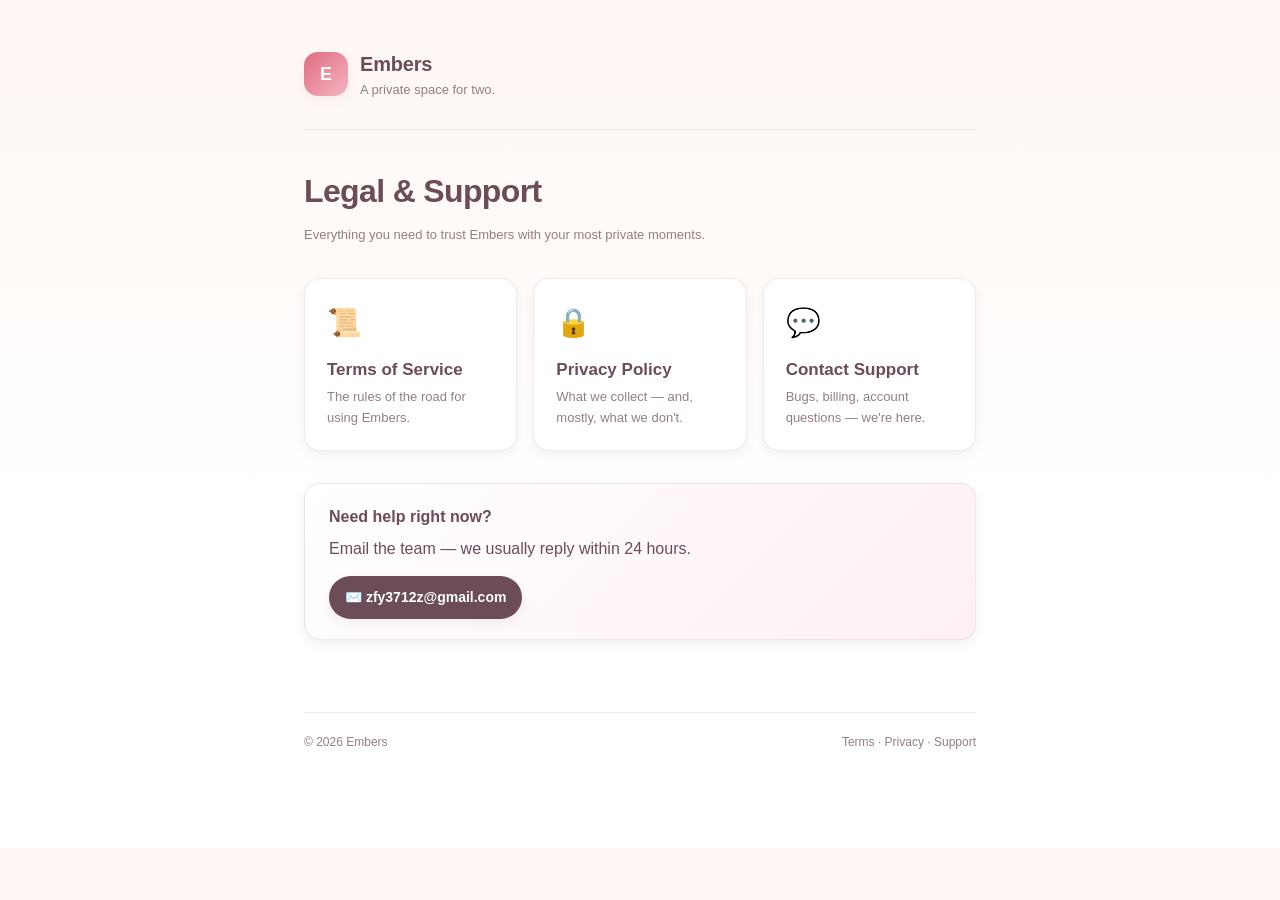
<file: docs/index.html>
<!doctype html>
<html lang="en">
<head>
  <meta charset="utf-8" />
  <meta name="viewport" content="width=device-width, initial-scale=1" />
  <title>Embers · Legal & Support</title>
  <meta name="description" content="Embers is a private iOS app for couples. Read our Terms, Privacy Policy, or get in touch with support." />
  <meta name="theme-color" content="#FF8FA3" />
  <link rel="stylesheet" href="./assets/styles.css" />
</head>
<body>
  <main>
    <header class="brand">
      <div class="logo" aria-hidden="true">E</div>
      <div>
        <h1>Embers</h1>
        <p>A private space for two.</p>
      </div>
    </header>

    <h1 class="page-title">Legal &amp; Support</h1>
    <p class="page-meta">Everything you need to trust Embers with your most private moments.</p>

    <section class="doc-grid" aria-label="Documents">
      <a class="doc-card" href="./terms.html">
        <span class="emoji" aria-hidden="true">📜</span>
        <h3>Terms of Service</h3>
        <p>The rules of the road for using Embers.</p>
      </a>
      <a class="doc-card" href="./privacy.html">
        <span class="emoji" aria-hidden="true">🔒</span>
        <h3>Privacy Policy</h3>
        <p>What we collect — and, mostly, what we don't.</p>
      </a>
      <a class="doc-card" href="./support.html">
        <span class="emoji" aria-hidden="true">💬</span>
        <h3>Contact Support</h3>
        <p>Bugs, billing, account questions — we're here.</p>
      </a>
    </section>

    <div class="card cta" style="margin-top: 32px;">
      <h3 style="margin-top:0">Need help right now?</h3>
      <p>Email the team — we usually reply within 24 hours.</p>
      <a class="email-chip" href="mailto:zfy3712z@gmail.com">✉️ zfy3712z@gmail.com</a>
    </div>

    <footer>
      <span>© <span id="year"></span> Embers</span>
      <span>
        <a href="./terms.html">Terms</a> ·
        <a href="./privacy.html">Privacy</a> ·
        <a href="./support.html">Support</a>
      </span>
    </footer>
  </main>
  <script>document.getElementById('year').textContent = new Date().getFullYear();</script>
</body>
</html>
</file>
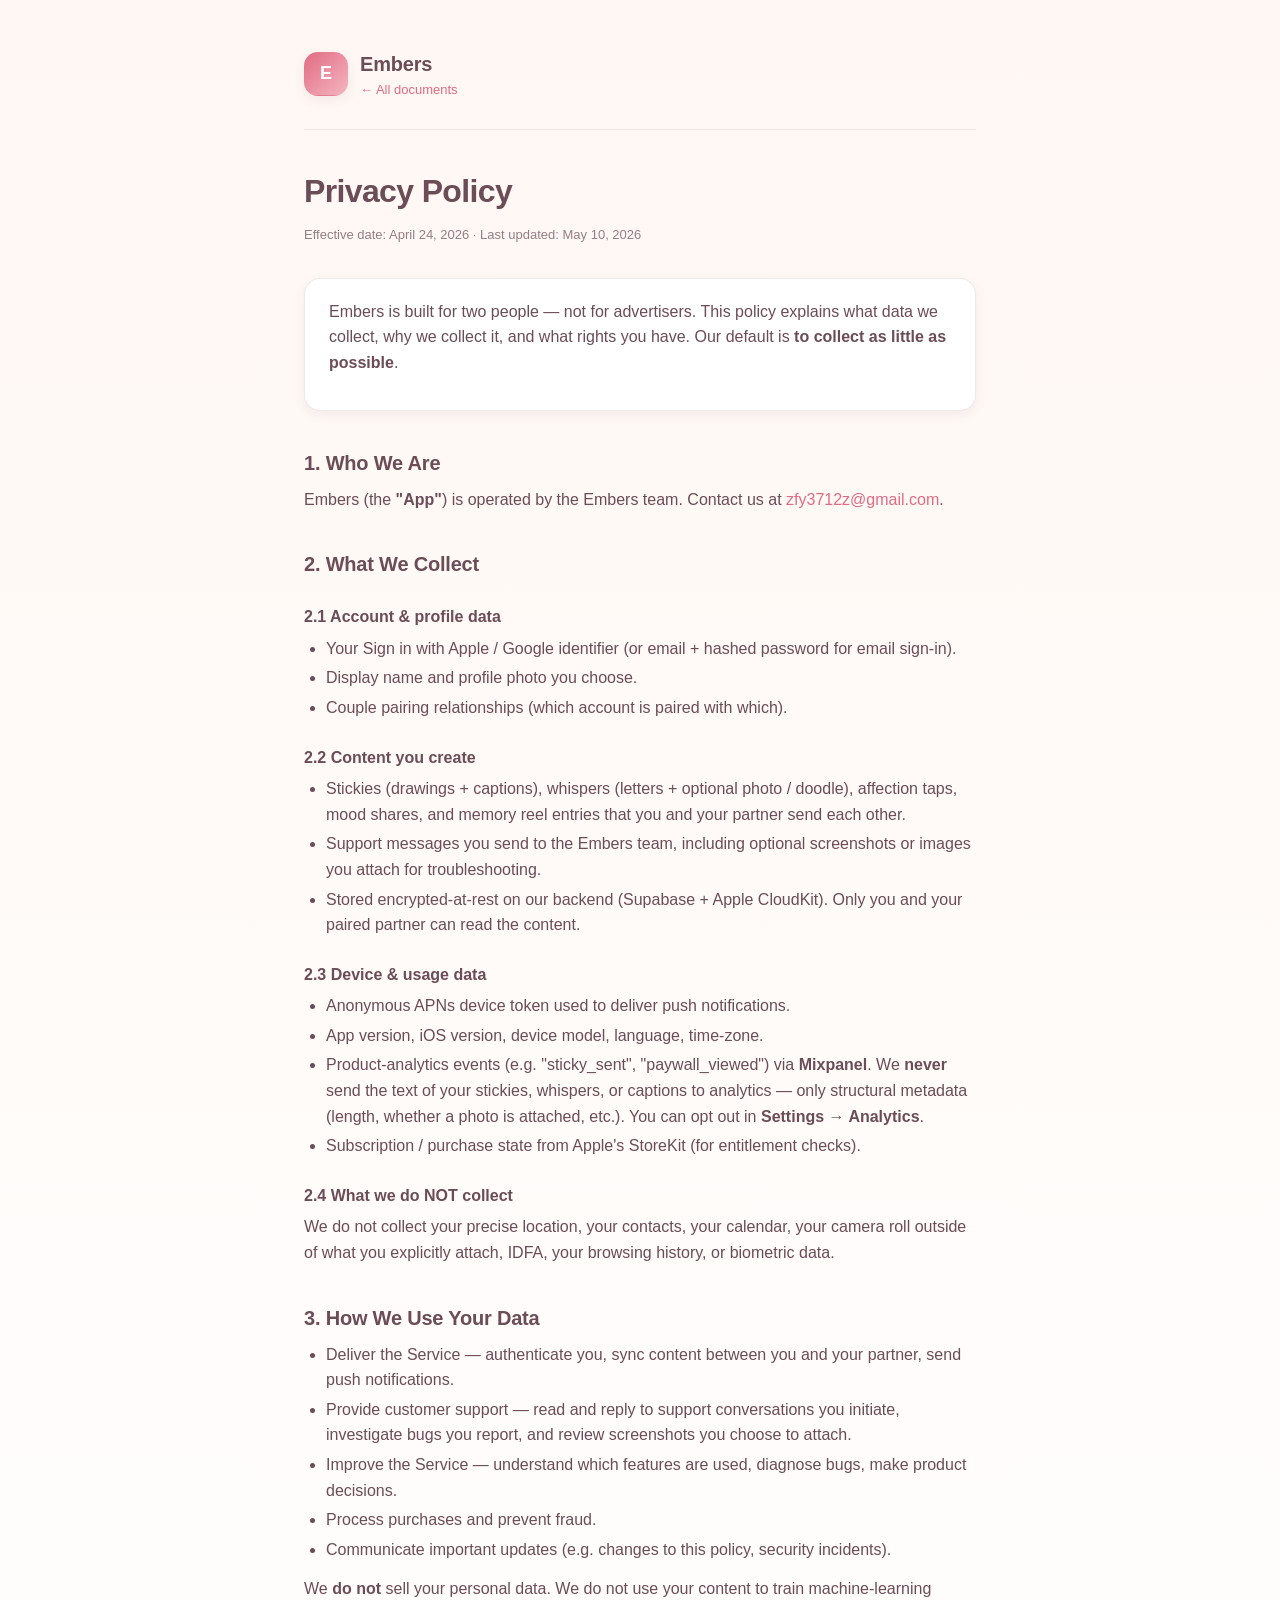
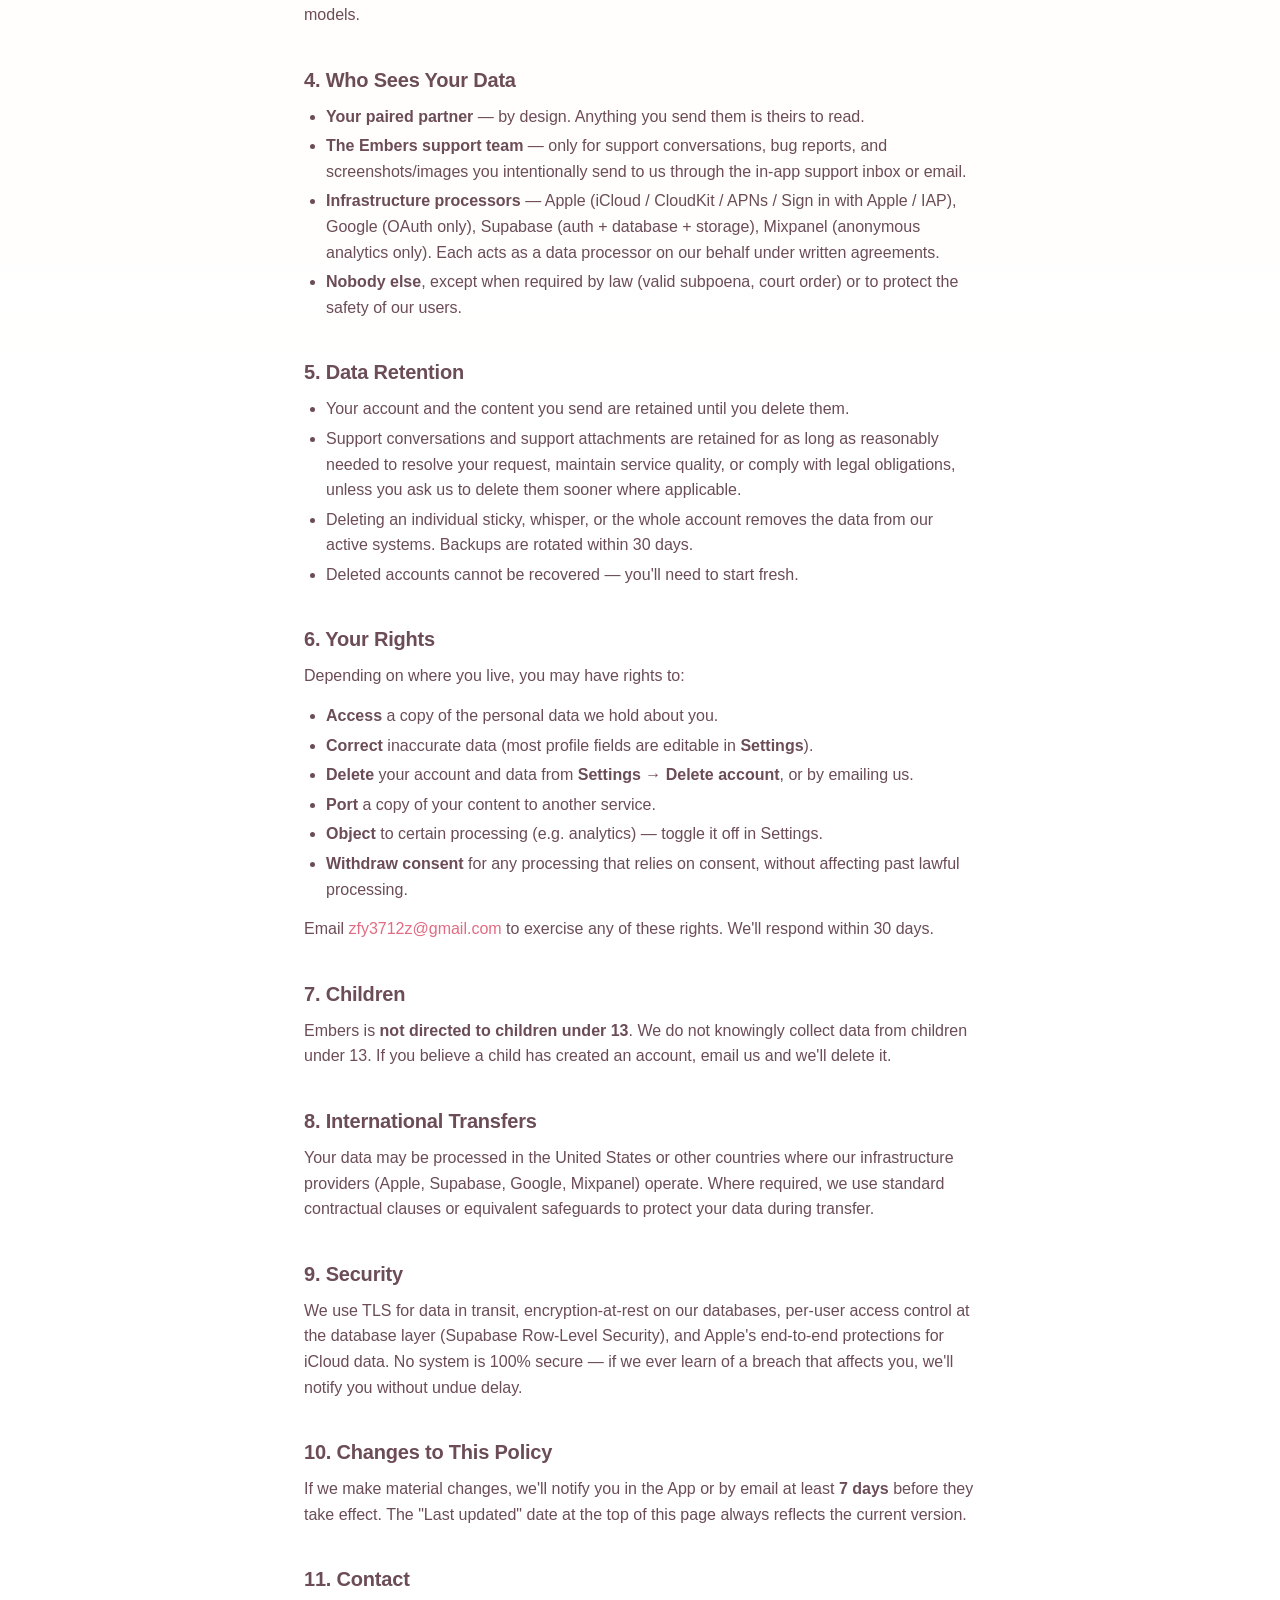
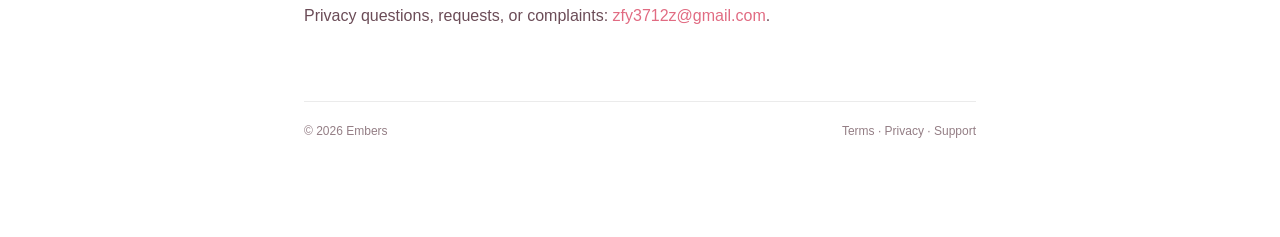
<file: docs/privacy.html>
<!doctype html>
<html lang="en">
<head>
  <meta charset="utf-8" />
  <meta name="viewport" content="width=device-width, initial-scale=1" />
  <title>Embers · Privacy Policy</title>
  <meta name="description" content="Embers Privacy Policy — what we collect, and (mostly) what we don't." />
  <meta name="theme-color" content="#FF8FA3" />
  <link rel="stylesheet" href="./assets/styles.css" />
</head>
<body>
  <main>
    <header class="brand">
      <a href="./index.html" class="logo" aria-label="Embers home">E</a>
      <div>
        <h1>Embers</h1>
        <p><a href="./index.html">← All documents</a></p>
      </div>
    </header>

    <h1 class="page-title">Privacy Policy</h1>
    <p class="page-meta">Effective date: April 24, 2026 · Last updated: May 10, 2026</p>

    <div class="card">
      <p>Embers is built for two people — not for advertisers. This policy explains what data we collect, why we collect it, and what rights you have. Our default is <strong>to collect as little as possible</strong>.</p>
    </div>

    <h2>1. Who We Are</h2>
    <p>Embers (the <strong>"App"</strong>) is operated by the Embers team. Contact us at <a href="mailto:zfy3712z@gmail.com">zfy3712z@gmail.com</a>.</p>

    <h2>2. What We Collect</h2>

    <h3>2.1 Account &amp; profile data</h3>
    <ul>
      <li>Your Sign in with Apple / Google identifier (or email + hashed password for email sign-in).</li>
      <li>Display name and profile photo you choose.</li>
      <li>Couple pairing relationships (which account is paired with which).</li>
    </ul>

    <h3>2.2 Content you create</h3>
    <ul>
      <li>Stickies (drawings + captions), whispers (letters + optional photo / doodle), affection taps, mood shares, and memory reel entries that you and your partner send each other.</li>
      <li>Support messages you send to the Embers team, including optional screenshots or images you attach for troubleshooting.</li>
      <li>Stored encrypted-at-rest on our backend (Supabase + Apple CloudKit). Only you and your paired partner can read the content.</li>
    </ul>

    <h3>2.3 Device &amp; usage data</h3>
    <ul>
      <li>Anonymous APNs device token used to deliver push notifications.</li>
      <li>App version, iOS version, device model, language, time-zone.</li>
      <li>Product-analytics events (e.g. "sticky_sent", "paywall_viewed") via <strong>Mixpanel</strong>. We <strong>never</strong> send the text of your stickies, whispers, or captions to analytics — only structural metadata (length, whether a photo is attached, etc.). You can opt out in <strong>Settings → Analytics</strong>.</li>
      <li>Subscription / purchase state from Apple's StoreKit (for entitlement checks).</li>
    </ul>

    <h3>2.4 What we do NOT collect</h3>
    <p>We do not collect your precise location, your contacts, your calendar, your camera roll outside of what you explicitly attach, IDFA, your browsing history, or biometric data.</p>

    <h2>3. How We Use Your Data</h2>
    <ul>
      <li>Deliver the Service — authenticate you, sync content between you and your partner, send push notifications.</li>
      <li>Provide customer support — read and reply to support conversations you initiate, investigate bugs you report, and review screenshots you choose to attach.</li>
      <li>Improve the Service — understand which features are used, diagnose bugs, make product decisions.</li>
      <li>Process purchases and prevent fraud.</li>
      <li>Communicate important updates (e.g. changes to this policy, security incidents).</li>
    </ul>
    <p>We <strong>do not</strong> sell your personal data. We do not use your content to train machine-learning models.</p>

    <h2>4. Who Sees Your Data</h2>
    <ul>
      <li><strong>Your paired partner</strong> — by design. Anything you send them is theirs to read.</li>
      <li><strong>The Embers support team</strong> — only for support conversations, bug reports, and screenshots/images you intentionally send to us through the in-app support inbox or email.</li>
      <li><strong>Infrastructure processors</strong> — Apple (iCloud / CloudKit / APNs / Sign in with Apple / IAP), Google (OAuth only), Supabase (auth + database + storage), Mixpanel (anonymous analytics only). Each acts as a data processor on our behalf under written agreements.</li>
      <li><strong>Nobody else</strong>, except when required by law (valid subpoena, court order) or to protect the safety of our users.</li>
    </ul>

    <h2>5. Data Retention</h2>
    <ul>
      <li>Your account and the content you send are retained until you delete them.</li>
      <li>Support conversations and support attachments are retained for as long as reasonably needed to resolve your request, maintain service quality, or comply with legal obligations, unless you ask us to delete them sooner where applicable.</li>
      <li>Deleting an individual sticky, whisper, or the whole account removes the data from our active systems. Backups are rotated within 30 days.</li>
      <li>Deleted accounts cannot be recovered — you'll need to start fresh.</li>
    </ul>

    <h2>6. Your Rights</h2>
    <p>Depending on where you live, you may have rights to:</p>
    <ul>
      <li><strong>Access</strong> a copy of the personal data we hold about you.</li>
      <li><strong>Correct</strong> inaccurate data (most profile fields are editable in <strong>Settings</strong>).</li>
      <li><strong>Delete</strong> your account and data from <strong>Settings → Delete account</strong>, or by emailing us.</li>
      <li><strong>Port</strong> a copy of your content to another service.</li>
      <li><strong>Object</strong> to certain processing (e.g. analytics) — toggle it off in Settings.</li>
      <li><strong>Withdraw consent</strong> for any processing that relies on consent, without affecting past lawful processing.</li>
    </ul>
    <p>Email <a href="mailto:zfy3712z@gmail.com">zfy3712z@gmail.com</a> to exercise any of these rights. We'll respond within 30 days.</p>

    <h2>7. Children</h2>
    <p>Embers is <strong>not directed to children under 13</strong>. We do not knowingly collect data from children under 13. If you believe a child has created an account, email us and we'll delete it.</p>

    <h2>8. International Transfers</h2>
    <p>Your data may be processed in the United States or other countries where our infrastructure providers (Apple, Supabase, Google, Mixpanel) operate. Where required, we use standard contractual clauses or equivalent safeguards to protect your data during transfer.</p>

    <h2>9. Security</h2>
    <p>We use TLS for data in transit, encryption-at-rest on our databases, per-user access control at the database layer (Supabase Row-Level Security), and Apple's end-to-end protections for iCloud data. No system is 100% secure — if we ever learn of a breach that affects you, we'll notify you without undue delay.</p>

    <h2>10. Changes to This Policy</h2>
    <p>If we make material changes, we'll notify you in the App or by email at least <strong>7 days</strong> before they take effect. The "Last updated" date at the top of this page always reflects the current version.</p>

    <h2>11. Contact</h2>
    <p>Privacy questions, requests, or complaints: <a href="mailto:zfy3712z@gmail.com">zfy3712z@gmail.com</a>.</p>

    <footer>
      <span>© <span id="year"></span> Embers</span>
      <span>
        <a href="./terms.html">Terms</a> ·
        <a href="./privacy.html">Privacy</a> ·
        <a href="./support.html">Support</a>
      </span>
    </footer>
  </main>
  <script>document.getElementById('year').textContent = new Date().getFullYear();</script>
</body>
</html>
</file>
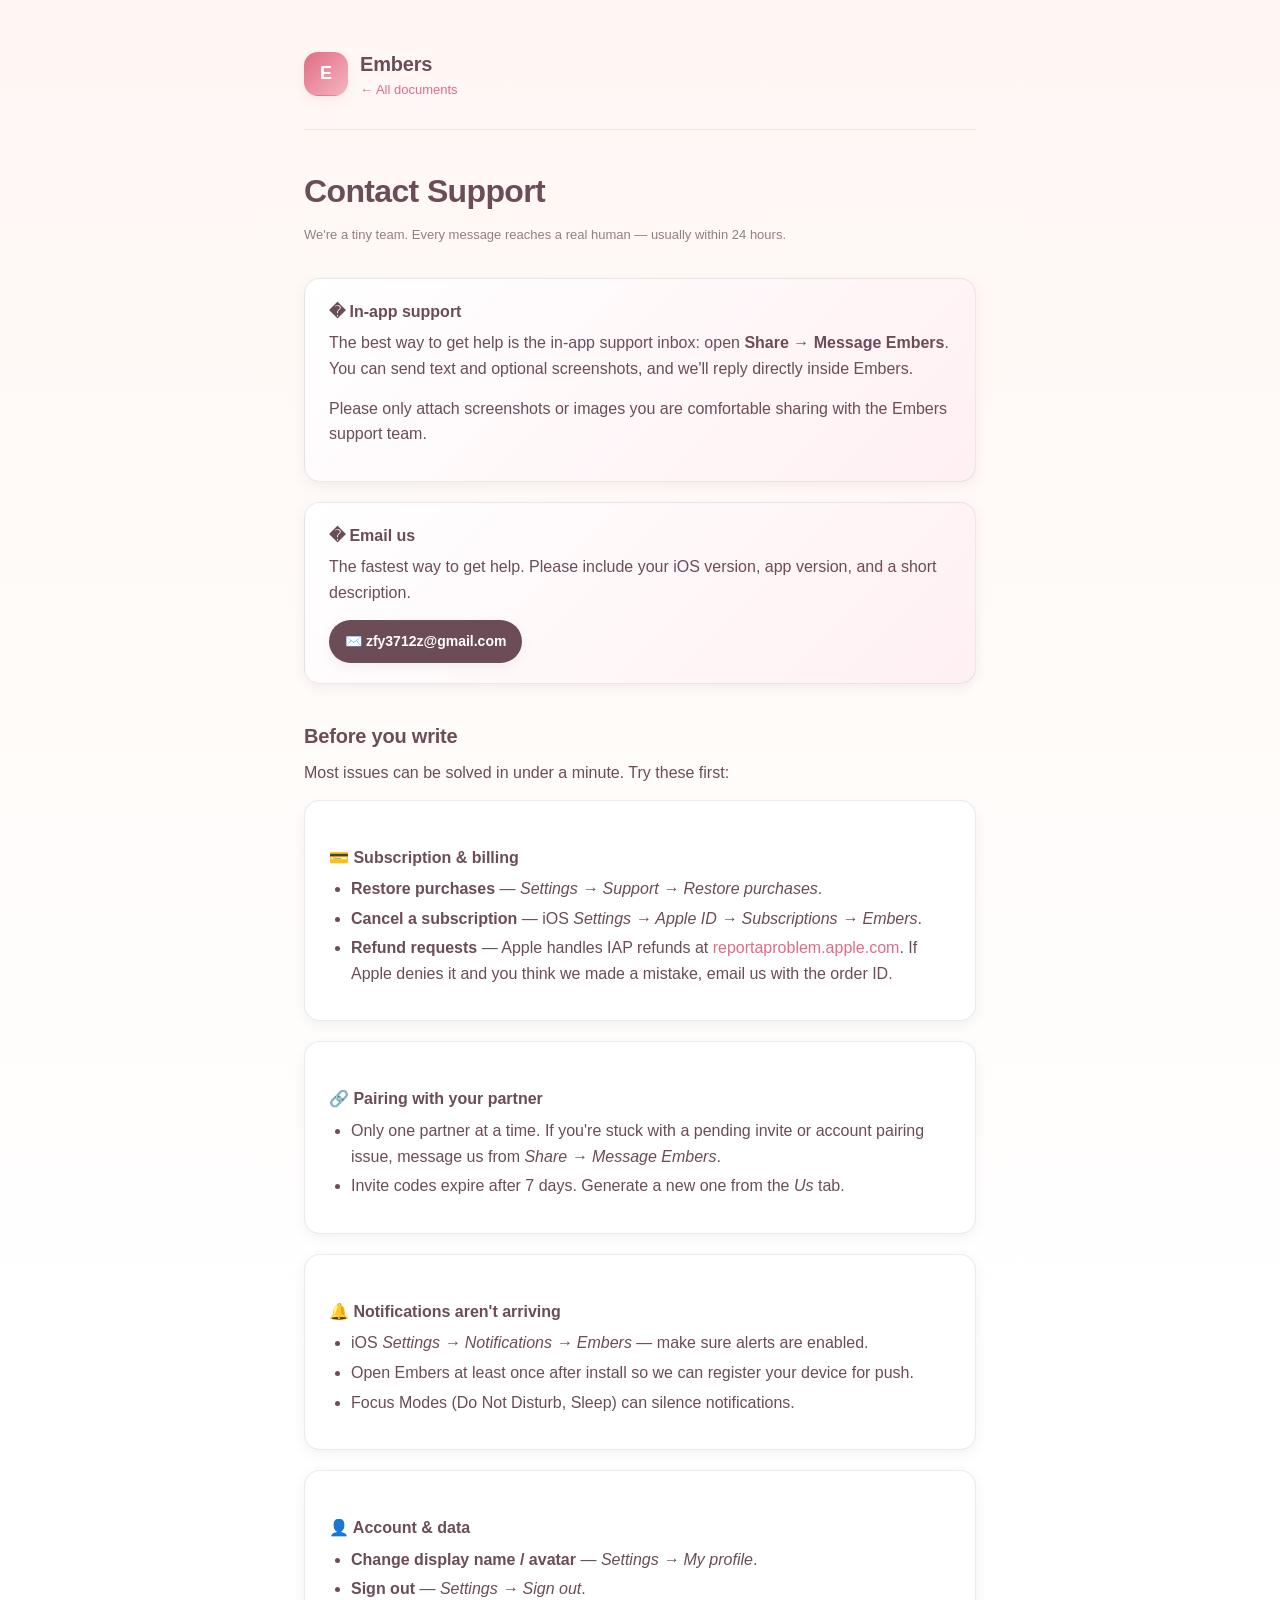
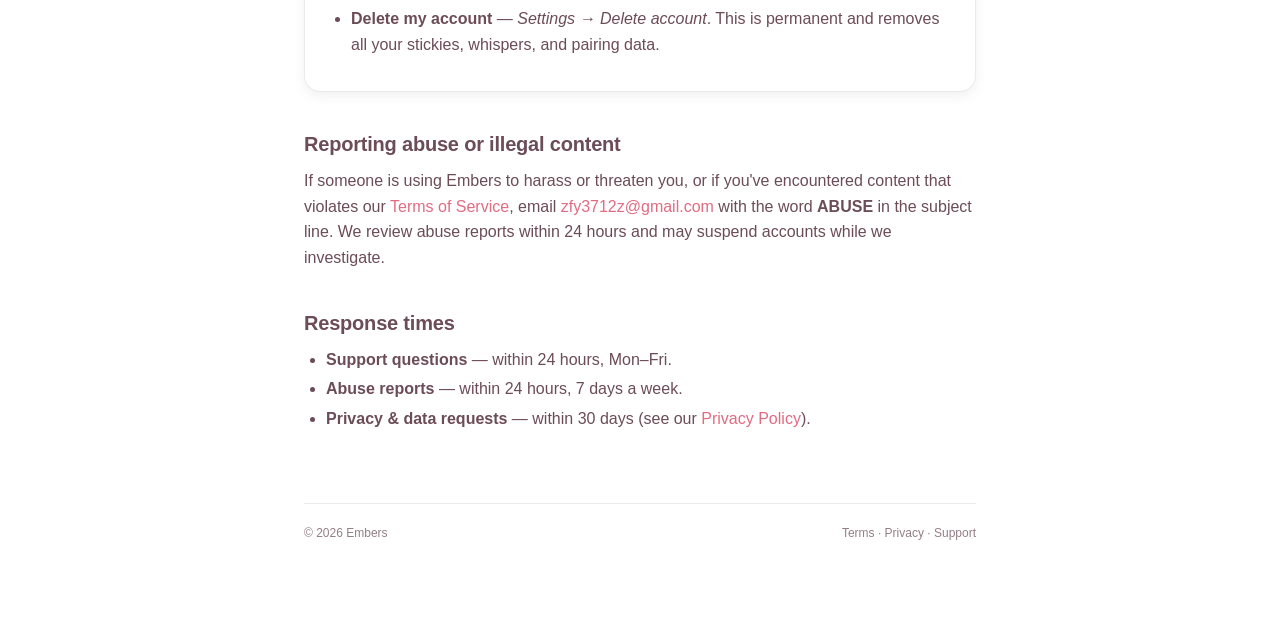
<file: docs/support.html>
<!doctype html>
<html lang="en">
<head>
  <meta charset="utf-8" />
  <meta name="viewport" content="width=device-width, initial-scale=1" />
  <title>Embers · Contact Support</title>
  <meta name="description" content="Contact the Embers team — bugs, billing, account questions." />
  <meta name="theme-color" content="#FF8FA3" />
  <link rel="stylesheet" href="./assets/styles.css" />
</head>
<body>
  <main>
    <header class="brand">
      <a href="./index.html" class="logo" aria-label="Embers home">E</a>
      <div>
        <h1>Embers</h1>
        <p><a href="./index.html">← All documents</a></p>
      </div>
    </header>

    <h1 class="page-title">Contact Support</h1>
    <p class="page-meta">We're a tiny team. Every message reaches a real human — usually within 24 hours.</p>

    <div class="card cta">
      <h3 style="margin-top:0">� In-app support</h3>
      <p>The best way to get help is the in-app support inbox: open <strong>Share → Message Embers</strong>. You can send text and optional screenshots, and we'll reply directly inside Embers.</p>
      <p>Please only attach screenshots or images you are comfortable sharing with the Embers support team.</p>
    </div>

    <div class="card cta">
      <h3 style="margin-top:0">� Email us</h3>
      <p>The fastest way to get help. Please include your iOS version, app version, and a short description.</p>
      <a class="email-chip" href="mailto:zfy3712z@gmail.com?subject=Embers%20Support">✉️ zfy3712z@gmail.com</a>
    </div>

    <h2>Before you write</h2>
    <p>Most issues can be solved in under a minute. Try these first:</p>

    <div class="card">
      <h3>💳 Subscription &amp; billing</h3>
      <ul>
        <li><strong>Restore purchases</strong> — <em>Settings → Support → Restore purchases</em>.</li>
        <li><strong>Cancel a subscription</strong> — iOS <em>Settings → Apple ID → Subscriptions → Embers</em>.</li>
        <li><strong>Refund requests</strong> — Apple handles IAP refunds at <a href="https://reportaproblem.apple.com" rel="noopener">reportaproblem.apple.com</a>. If Apple denies it and you think we made a mistake, email us with the order ID.</li>
      </ul>
    </div>

    <div class="card">
      <h3>🔗 Pairing with your partner</h3>
      <ul>
        <li>Only one partner at a time. If you're stuck with a pending invite or account pairing issue, message us from <em>Share → Message Embers</em>.</li>
        <li>Invite codes expire after 7 days. Generate a new one from the <em>Us</em> tab.</li>
      </ul>
    </div>

    <div class="card">
      <h3>🔔 Notifications aren't arriving</h3>
      <ul>
        <li>iOS <em>Settings → Notifications → Embers</em> — make sure alerts are enabled.</li>
        <li>Open Embers at least once after install so we can register your device for push.</li>
        <li>Focus Modes (Do Not Disturb, Sleep) can silence notifications.</li>
      </ul>
    </div>

    <div class="card">
      <h3>👤 Account &amp; data</h3>
      <ul>
        <li><strong>Change display name / avatar</strong> — <em>Settings → My profile</em>.</li>
        <li><strong>Sign out</strong> — <em>Settings → Sign out</em>.</li>
        <li><strong>Delete my account</strong> — <em>Settings → Delete account</em>. This is permanent and removes all your stickies, whispers, and pairing data.</li>
      </ul>
    </div>

    <h2>Reporting abuse or illegal content</h2>
    <p>If someone is using Embers to harass or threaten you, or if you've encountered content that violates our <a href="./terms.html">Terms of Service</a>, email <a href="mailto:zfy3712z@gmail.com?subject=Embers%20Abuse%20Report">zfy3712z@gmail.com</a> with the word <strong>ABUSE</strong> in the subject line. We review abuse reports within 24 hours and may suspend accounts while we investigate.</p>

    <h2>Response times</h2>
    <ul>
      <li><strong>Support questions</strong> — within 24 hours, Mon–Fri.</li>
      <li><strong>Abuse reports</strong> — within 24 hours, 7 days a week.</li>
      <li><strong>Privacy &amp; data requests</strong> — within 30 days (see our <a href="./privacy.html">Privacy Policy</a>).</li>
    </ul>

    <footer>
      <span>© <span id="year"></span> Embers</span>
      <span>
        <a href="./terms.html">Terms</a> ·
        <a href="./privacy.html">Privacy</a> ·
        <a href="./support.html">Support</a>
      </span>
    </footer>
  </main>
  <script>document.getElementById('year').textContent = new Date().getFullYear();</script>
</body>
</html>
</file>
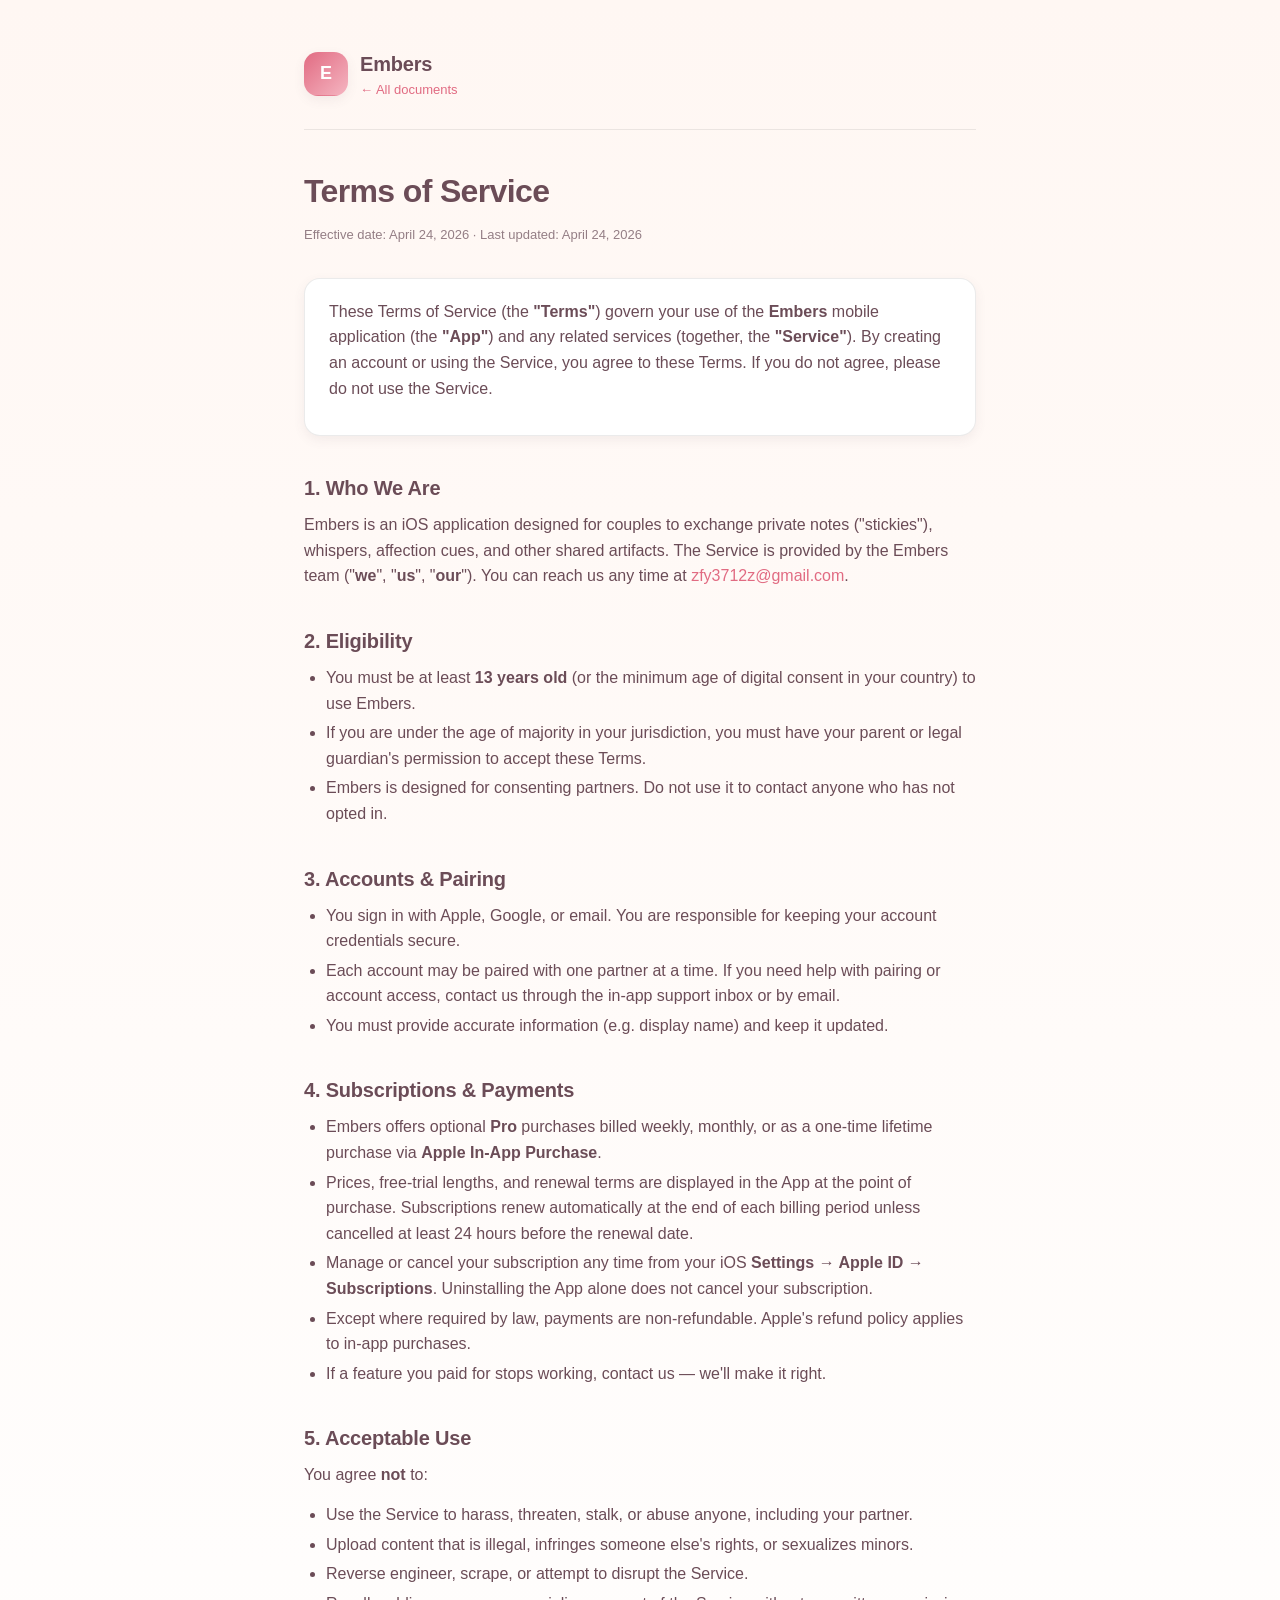
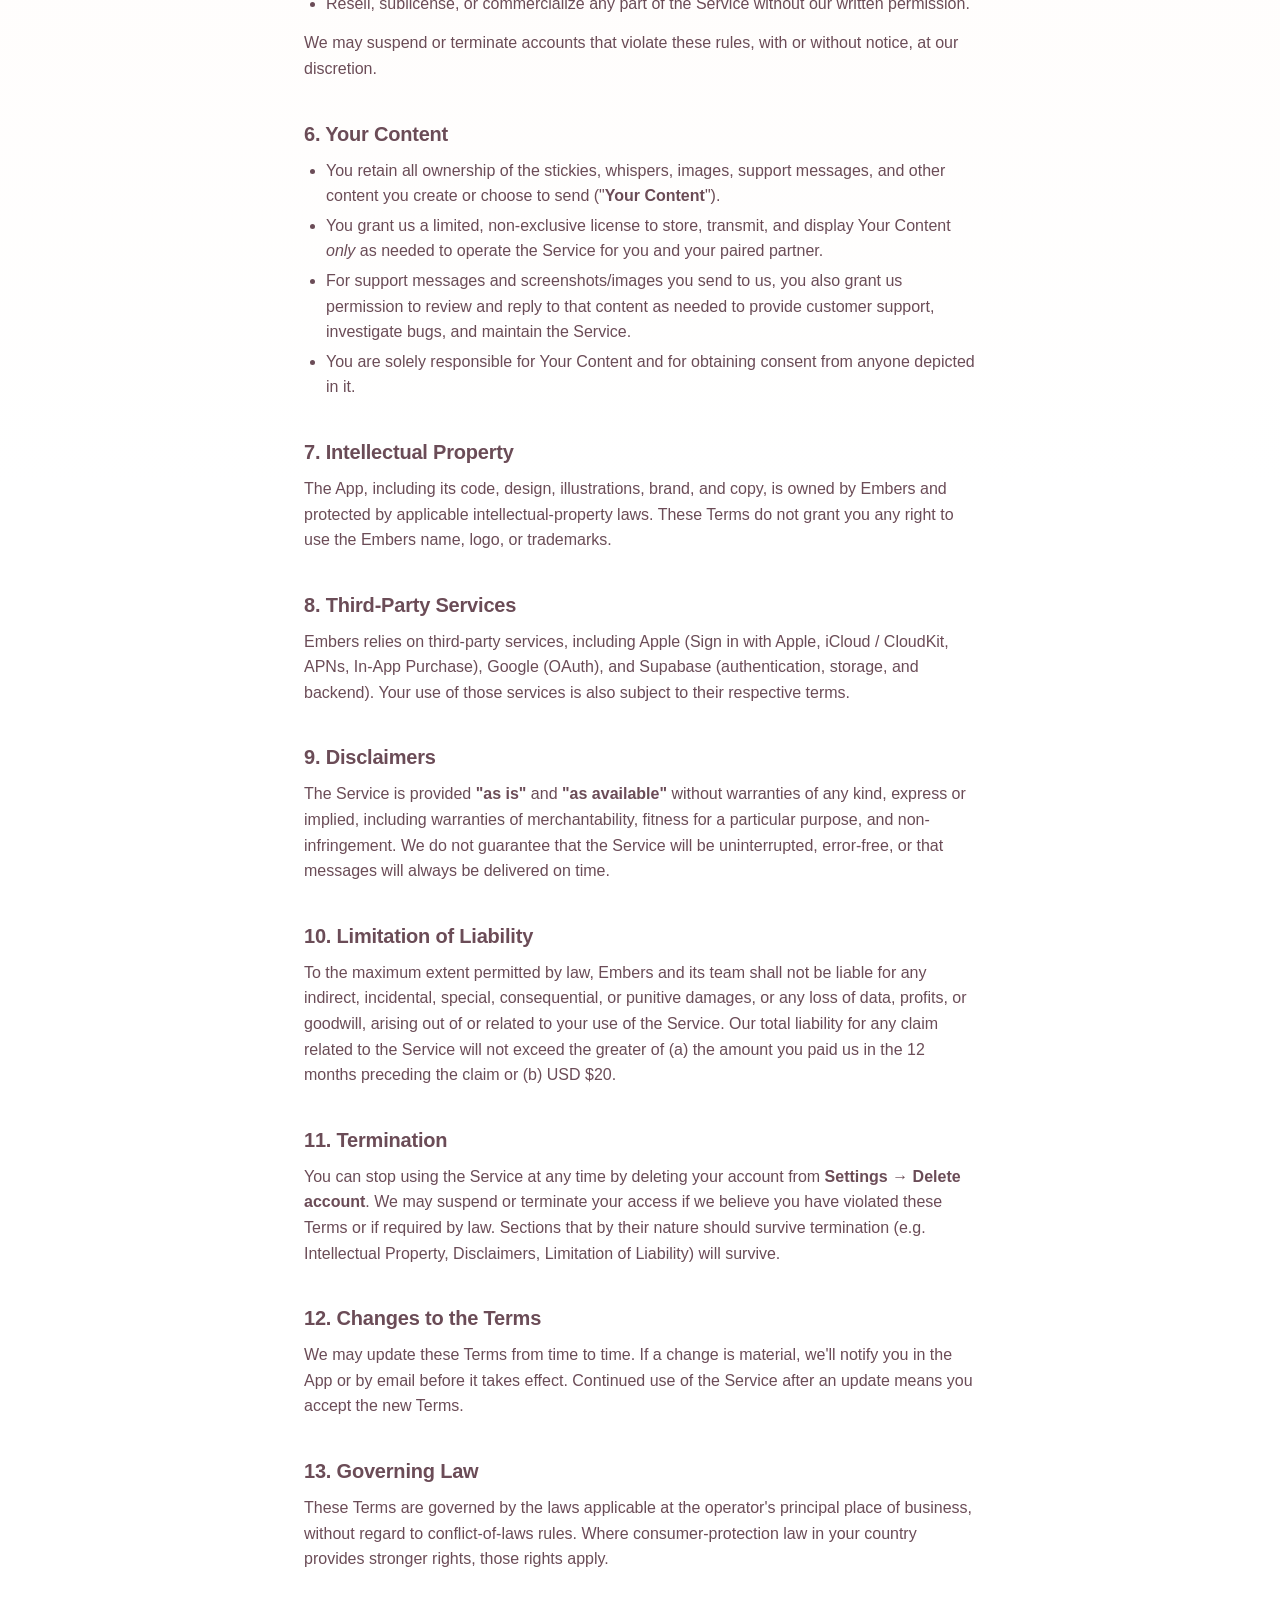
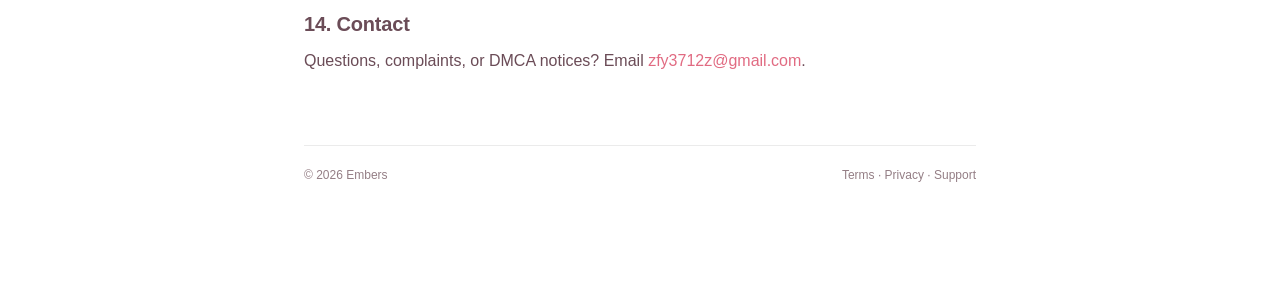
<file: docs/terms.html>
<!doctype html>
<html lang="en">
<head>
  <meta charset="utf-8" />
  <meta name="viewport" content="width=device-width, initial-scale=1" />
  <title>Embers · Terms of Service</title>
  <meta name="description" content="Embers Terms of Service — the rules of the road for using the app." />
  <meta name="theme-color" content="#FF8FA3" />
  <link rel="stylesheet" href="./assets/styles.css" />
</head>
<body>
  <main>
    <header class="brand">
      <a href="./index.html" class="logo" aria-label="Embers home">E</a>
      <div>
        <h1>Embers</h1>
        <p><a href="./index.html">← All documents</a></p>
      </div>
    </header>

    <h1 class="page-title">Terms of Service</h1>
    <p class="page-meta">Effective date: April 24, 2026 · Last updated: April 24, 2026</p>

    <div class="card">
      <p>These Terms of Service (the <strong>"Terms"</strong>) govern your use of the <strong>Embers</strong> mobile application (the <strong>"App"</strong>) and any related services (together, the <strong>"Service"</strong>). By creating an account or using the Service, you agree to these Terms. If you do not agree, please do not use the Service.</p>
    </div>

    <h2>1. Who We Are</h2>
    <p>Embers is an iOS application designed for couples to exchange private notes ("stickies"), whispers, affection cues, and other shared artifacts. The Service is provided by the Embers team ("<strong>we</strong>", "<strong>us</strong>", "<strong>our</strong>"). You can reach us any time at <a href="mailto:zfy3712z@gmail.com">zfy3712z@gmail.com</a>.</p>

    <h2>2. Eligibility</h2>
    <ul>
      <li>You must be at least <strong>13 years old</strong> (or the minimum age of digital consent in your country) to use Embers.</li>
      <li>If you are under the age of majority in your jurisdiction, you must have your parent or legal guardian's permission to accept these Terms.</li>
      <li>Embers is designed for consenting partners. Do not use it to contact anyone who has not opted in.</li>
    </ul>

    <h2>3. Accounts &amp; Pairing</h2>
    <ul>
      <li>You sign in with Apple, Google, or email. You are responsible for keeping your account credentials secure.</li>
      <li>Each account may be paired with one partner at a time. If you need help with pairing or account access, contact us through the in-app support inbox or by email.</li>
      <li>You must provide accurate information (e.g. display name) and keep it updated.</li>
    </ul>

    <h2>4. Subscriptions &amp; Payments</h2>
    <ul>
      <li>Embers offers optional <strong>Pro</strong> purchases billed weekly, monthly, or as a one-time lifetime purchase via <strong>Apple In-App Purchase</strong>.</li>
      <li>Prices, free-trial lengths, and renewal terms are displayed in the App at the point of purchase. Subscriptions renew automatically at the end of each billing period unless cancelled at least 24 hours before the renewal date.</li>
      <li>Manage or cancel your subscription any time from your iOS <strong>Settings → Apple ID → Subscriptions</strong>. Uninstalling the App alone does not cancel your subscription.</li>
      <li>Except where required by law, payments are non-refundable. Apple's refund policy applies to in-app purchases.</li>
      <li>If a feature you paid for stops working, contact us — we'll make it right.</li>
    </ul>

    <h2>5. Acceptable Use</h2>
    <p>You agree <strong>not</strong> to:</p>
    <ul>
      <li>Use the Service to harass, threaten, stalk, or abuse anyone, including your partner.</li>
      <li>Upload content that is illegal, infringes someone else's rights, or sexualizes minors.</li>
      <li>Reverse engineer, scrape, or attempt to disrupt the Service.</li>
      <li>Resell, sublicense, or commercialize any part of the Service without our written permission.</li>
    </ul>
    <p>We may suspend or terminate accounts that violate these rules, with or without notice, at our discretion.</p>

    <h2>6. Your Content</h2>
    <ul>
      <li>You retain all ownership of the stickies, whispers, images, support messages, and other content you create or choose to send ("<strong>Your Content</strong>").</li>
      <li>You grant us a limited, non-exclusive license to store, transmit, and display Your Content <em>only</em> as needed to operate the Service for you and your paired partner.</li>
      <li>For support messages and screenshots/images you send to us, you also grant us permission to review and reply to that content as needed to provide customer support, investigate bugs, and maintain the Service.</li>
      <li>You are solely responsible for Your Content and for obtaining consent from anyone depicted in it.</li>
    </ul>

    <h2>7. Intellectual Property</h2>
    <p>The App, including its code, design, illustrations, brand, and copy, is owned by Embers and protected by applicable intellectual-property laws. These Terms do not grant you any right to use the Embers name, logo, or trademarks.</p>

    <h2>8. Third-Party Services</h2>
    <p>Embers relies on third-party services, including Apple (Sign in with Apple, iCloud / CloudKit, APNs, In-App Purchase), Google (OAuth), and Supabase (authentication, storage, and backend). Your use of those services is also subject to their respective terms.</p>

    <h2>9. Disclaimers</h2>
    <p>The Service is provided <strong>"as is"</strong> and <strong>"as available"</strong> without warranties of any kind, express or implied, including warranties of merchantability, fitness for a particular purpose, and non-infringement. We do not guarantee that the Service will be uninterrupted, error-free, or that messages will always be delivered on time.</p>

    <h2>10. Limitation of Liability</h2>
    <p>To the maximum extent permitted by law, Embers and its team shall not be liable for any indirect, incidental, special, consequential, or punitive damages, or any loss of data, profits, or goodwill, arising out of or related to your use of the Service. Our total liability for any claim related to the Service will not exceed the greater of (a) the amount you paid us in the 12 months preceding the claim or (b) USD $20.</p>

    <h2>11. Termination</h2>
    <p>You can stop using the Service at any time by deleting your account from <strong>Settings → Delete account</strong>. We may suspend or terminate your access if we believe you have violated these Terms or if required by law. Sections that by their nature should survive termination (e.g. Intellectual Property, Disclaimers, Limitation of Liability) will survive.</p>

    <h2>12. Changes to the Terms</h2>
    <p>We may update these Terms from time to time. If a change is material, we'll notify you in the App or by email before it takes effect. Continued use of the Service after an update means you accept the new Terms.</p>

    <h2>13. Governing Law</h2>
    <p>These Terms are governed by the laws applicable at the operator's principal place of business, without regard to conflict-of-laws rules. Where consumer-protection law in your country provides stronger rights, those rights apply.</p>

    <h2>14. Contact</h2>
    <p>Questions, complaints, or DMCA notices? Email <a href="mailto:zfy3712z@gmail.com">zfy3712z@gmail.com</a>.</p>

    <footer>
      <span>© <span id="year"></span> Embers</span>
      <span>
        <a href="./terms.html">Terms</a> ·
        <a href="./privacy.html">Privacy</a> ·
        <a href="./support.html">Support</a>
      </span>
    </footer>
  </main>
  <script>document.getElementById('year').textContent = new Date().getFullYear();</script>
</body>
</html>
</file>
<file: docs/assets/styles.css>
/*
 * Embers · GitHub Pages shared stylesheet
 *
 * Mirrors the in-app design tokens (rose / cream / chestnut) so the
 * hosted legal pages feel like an extension of the iOS app, not a
 * random boilerplate. Single file keeps the whole site fast — no JS,
 * no external fonts beyond the system stack.
 */

:root {
  --rose:           #FF8FA3;
  --rose-deep:      #E16B82;
  --blush:          #F5B5C1;
  --petal:          #FFEAEE;
  --cream:          #FFF7F3;
  --chestnut:       #6B4C57;
  --muted:          #947E85;
  --hairline:       rgba(0, 0, 0, 0.08);
  --surface:        #ffffff;
  --radius-sm:      8px;
  --radius-md:      16px;
  --radius-lg:      28px;
  --shadow-sm:      0 4px 12px rgba(107, 76, 87, 0.08);
  --shadow-md:      0 10px 28px rgba(107, 76, 87, 0.12);
}

* { box-sizing: border-box; }

html, body {
  margin: 0;
  padding: 0;
  font-family: -apple-system, BlinkMacSystemFont, "SF Pro Rounded",
               "SF Pro Text", "Segoe UI", Roboto, "Helvetica Neue",
               Arial, sans-serif;
  font-size: 16px;
  line-height: 1.6;
  color: var(--chestnut);
  background: linear-gradient(180deg, var(--cream) 0%, #ffffff 60%);
  -webkit-font-smoothing: antialiased;
  -moz-osx-font-smoothing: grayscale;
}

a {
  color: var(--rose-deep);
  text-decoration: none;
  border-bottom: 1px solid transparent;
  transition: border-color 180ms ease, color 180ms ease;
}
a:hover { border-bottom-color: var(--rose-deep); }

main {
  max-width: 720px;
  margin: 0 auto;
  padding: 48px 24px 96px;
}

/* --- Header / brand --- */

header.brand {
  display: flex;
  align-items: center;
  gap: 12px;
  padding-bottom: 28px;
  border-bottom: 1px solid var(--hairline);
  margin-bottom: 36px;
}
header.brand .logo {
  width: 44px;
  height: 44px;
  border-radius: 14px;
  background: linear-gradient(135deg, var(--rose-deep), var(--blush));
  display: grid;
  place-items: center;
  color: #ffffff;
  font-weight: 700;
  font-size: 18px;
  box-shadow: var(--shadow-sm);
}
header.brand h1 {
  font-size: 20px;
  font-weight: 700;
  margin: 0;
  letter-spacing: -0.01em;
}
header.brand p {
  margin: 0;
  font-size: 13px;
  color: var(--muted);
}

/* --- Typography --- */

h1.page-title {
  font-size: 32px;
  font-weight: 700;
  letter-spacing: -0.02em;
  margin: 0 0 8px;
}
.page-meta {
  font-size: 13px;
  color: var(--muted);
  margin: 0 0 32px;
}
h2 {
  font-size: 20px;
  font-weight: 600;
  margin: 36px 0 8px;
  letter-spacing: -0.01em;
}
h3 {
  font-size: 16px;
  font-weight: 600;
  margin: 24px 0 6px;
}
p { margin: 0 0 14px; }
ul, ol { padding-left: 22px; margin: 0 0 14px; }
li { margin-bottom: 4px; }

strong { color: var(--chestnut); }

/* --- Cards / callouts --- */

.card {
  background: var(--surface);
  border-radius: var(--radius-md);
  padding: 20px 24px;
  box-shadow: var(--shadow-sm);
  border: 1px solid var(--hairline);
  margin-bottom: 20px;
}
.card.cta {
  background: linear-gradient(135deg, #fff 0%, var(--petal) 140%);
}

.email-chip {
  display: inline-flex;
  align-items: center;
  gap: 8px;
  padding: 10px 16px;
  border-radius: 999px;
  background: var(--chestnut);
  color: #ffffff;
  font-weight: 600;
  font-size: 14px;
  box-shadow: var(--shadow-sm);
}
.email-chip:hover { border-bottom: none; color: #ffffff; opacity: 0.92; }

/* --- Index page grid --- */

.doc-grid {
  display: grid;
  grid-template-columns: 1fr;
  gap: 16px;
  margin-top: 24px;
}
@media (min-width: 680px) {
  .doc-grid { grid-template-columns: 1fr 1fr 1fr; }
}
.doc-card {
  display: block;
  padding: 22px;
  background: var(--surface);
  border-radius: var(--radius-md);
  box-shadow: var(--shadow-sm);
  border: 1px solid var(--hairline);
  color: var(--chestnut);
  transition: transform 180ms ease, box-shadow 180ms ease;
}
.doc-card:hover {
  transform: translateY(-2px);
  box-shadow: var(--shadow-md);
  border-bottom: 1px solid var(--hairline);
}
.doc-card .emoji { font-size: 28px; display: block; margin-bottom: 10px; }
.doc-card h3 { margin: 0 0 4px; font-size: 17px; }
.doc-card p  { margin: 0; font-size: 13px; color: var(--muted); }

/* --- Footer --- */

footer {
  margin-top: 72px;
  padding-top: 20px;
  border-top: 1px solid var(--hairline);
  font-size: 12px;
  color: var(--muted);
  display: flex;
  flex-wrap: wrap;
  gap: 8px 16px;
  justify-content: space-between;
}
footer a { color: var(--muted); }
footer a:hover { color: var(--chestnut); border-bottom-color: var(--chestnut); }
</file>
